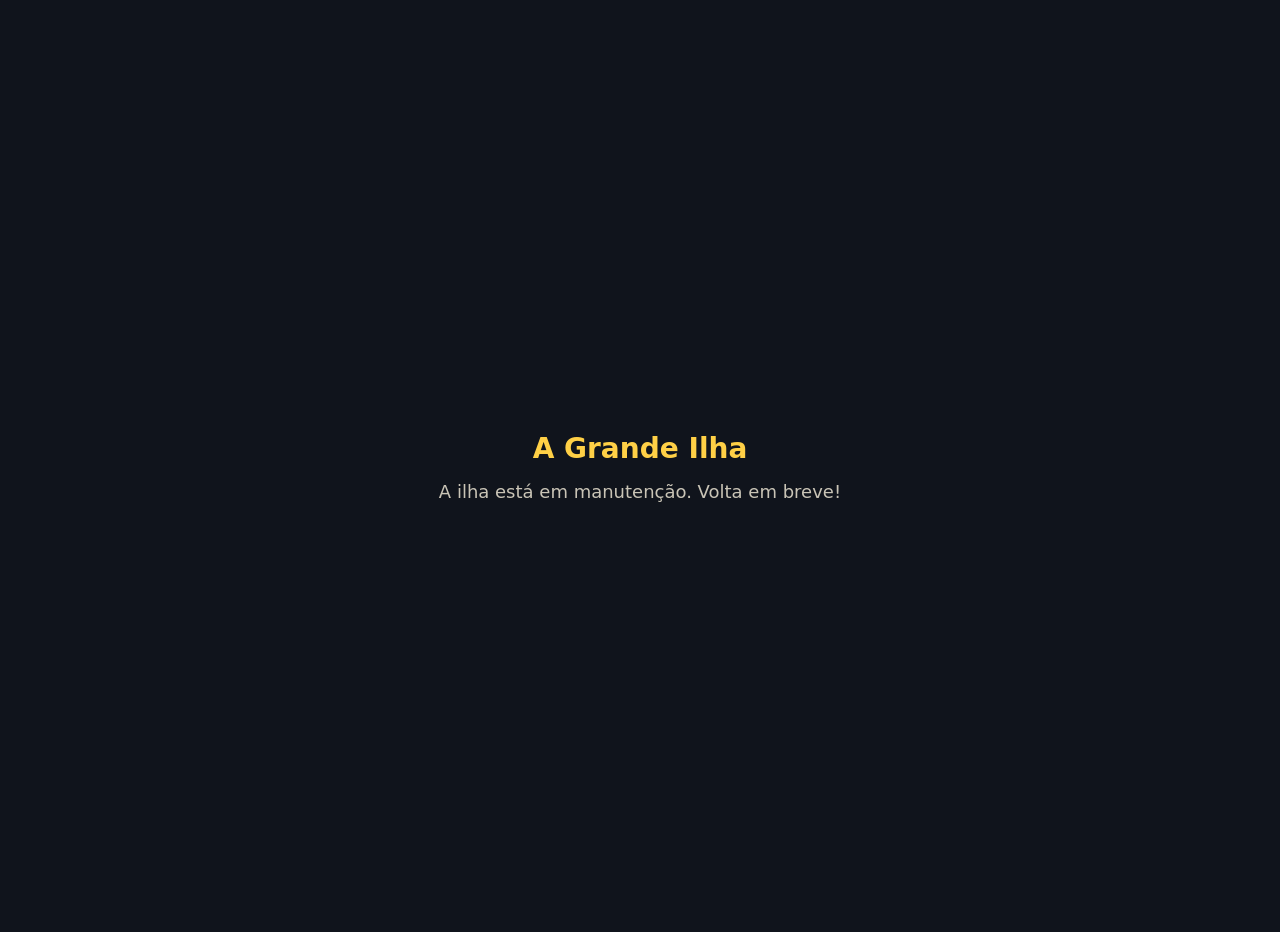
<file: index.html>
<!doctype html>
<html lang="pt-BR">
<head>
<meta charset="utf-8">
<meta name="viewport" content="width=device-width, initial-scale=1">
<title>A Grande Ilha - em manutenção</title>
<style>body{margin:0;min-height:100vh;display:grid;place-items:center;background:#10141c;color:#f4f1e8;font:18px/1.5 system-ui,sans-serif;text-align:center;padding:16px}h1{color:#ffd046;font-size:28px;margin:0 0 8px}p{margin:0;color:#c9c4b6}</style>
</head>
<body>
<main>
<h1>A Grande Ilha</h1>
<p>A ilha está em manutenção. Volta em breve!</p>
</main>
</body>
</html>
</file>
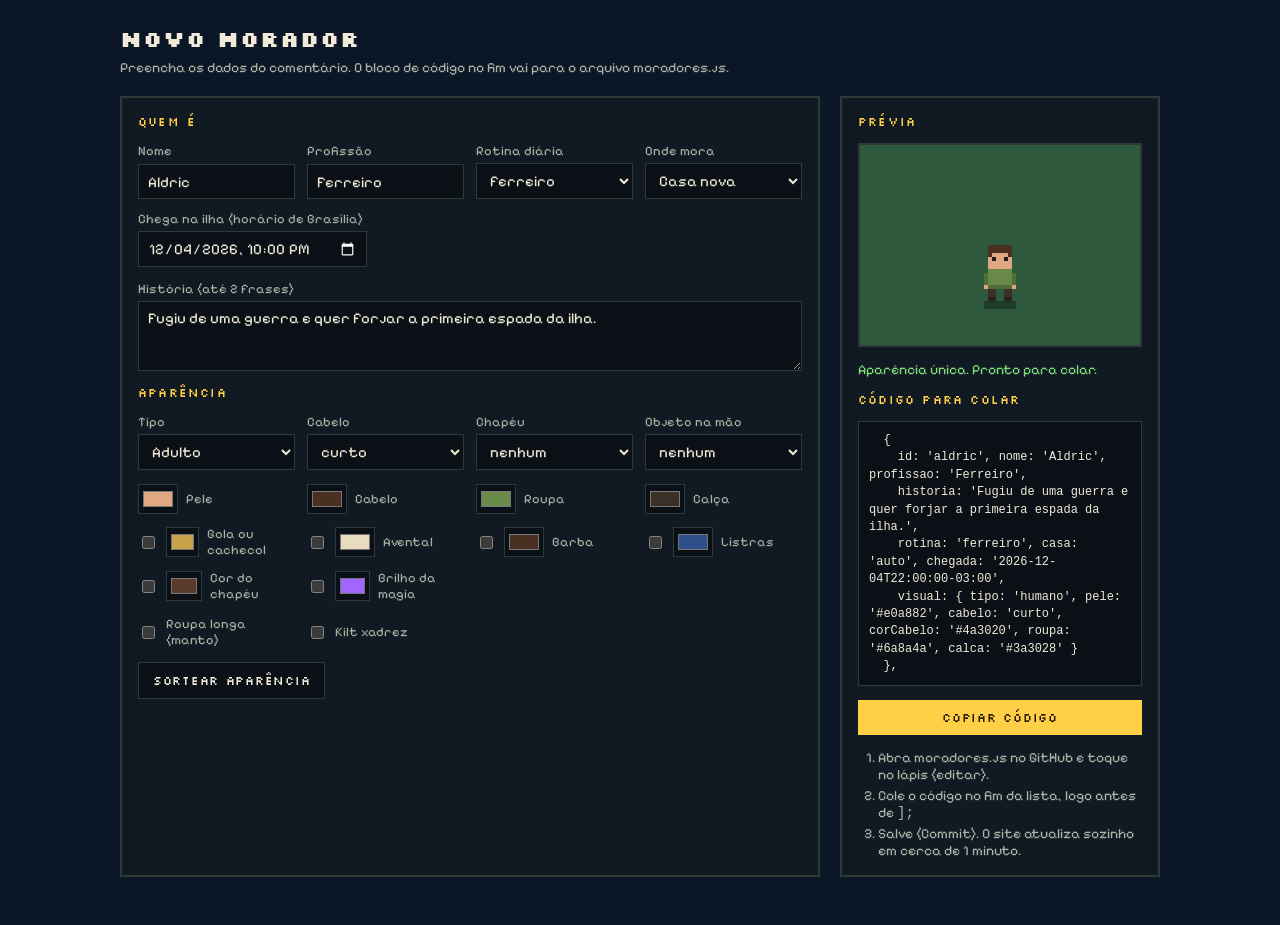
<file: admin.html>
<!doctype html>
<html lang="pt-BR">
<head>
<meta charset="utf-8">
<meta name="viewport" content="width=device-width, initial-scale=1">
<meta name="robots" content="noindex">
<title>Grande Ilha — Novo morador</title>
<link rel="icon" type="image/png" href="favicon.png">
<link rel="stylesheet" href="https://fonts.googleapis.com/css2?family=Silkscreen:wght@400;700&family=Pixelify+Sans:wght@400;600&display=swap">
<style>
  :root { --noite:#0b1626; --painel:#111a22; --borda:#2c3b38; --texto:#f1ead8; --apagado:#a9b3a6; --ouro:#ffd046; --erro:#ff7a6a; color-scheme: dark; }
  body { margin:0; background:var(--noite); color:var(--texto); font:15px "Pixelify Sans", system-ui, sans-serif; }
  main { max-width: 1040px; margin: 0 auto; padding: 24px 16px 48px; display:grid; gap:20px; grid-template-columns: minmax(0,1fr) 320px; }
  h1 { grid-column: 1/-1; margin:0; font:700 22px Silkscreen, monospace; letter-spacing:.04em; }
  h1 small { display:block; font:400 14px "Pixelify Sans", sans-serif; color:var(--apagado); margin-top:6px; letter-spacing:0; }
  .box { background:var(--painel); border:2px solid var(--borda); padding:16px; display:grid; gap:14px; align-content:start; min-width:0; }
  h2 { margin:0; font:400 12px Silkscreen, monospace; letter-spacing:.1em; color:var(--ouro); }
  label { display:grid; gap:4px; font-size:13px; color:var(--apagado); }
  input[type=text], textarea, select, input[type=datetime-local] { background:#0a1016; color:var(--texto); border:1px solid var(--borda); font:15px "Pixelify Sans", sans-serif; padding:7px 9px; width:100%; box-sizing:border-box; }
  textarea { min-height:70px; resize:vertical; }
  .grid { display:grid; grid-template-columns: repeat(auto-fill, minmax(150px,1fr)); gap:12px; }
  .cor { display:flex; gap:8px; align-items:center; }
  .cor input[type=color] { width:40px; height:30px; border:1px solid var(--borda); background:#0a1016; padding:2px; }
  .cor input[type=checkbox] { accent-color: var(--ouro); }
  button { font:400 12px Silkscreen, monospace; letter-spacing:.06em; background:var(--ouro); color:#2a1808; border:0; padding:10px 14px; cursor:pointer; }
  button.sec { background:#0a1016; color:var(--texto); border:1px solid var(--borda); }
  button:focus-visible, input:focus-visible, select:focus-visible, textarea:focus-visible { outline:2px solid var(--ouro); outline-offset:2px; }
  .prev { display:grid; place-items:center; background:#2f5a3e; border:2px solid var(--borda); height:200px; image-rendering:pixelated; }
  .prev canvas { image-rendering: pixelated; }
  pre { margin:0; background:#0a1016; border:1px solid var(--borda); padding:10px; font:12px/1.45 ui-monospace, Menlo, monospace; white-space:pre-wrap; word-break:break-word; max-height:320px; overflow:auto; }
  .aviso { font-size:14px; color:var(--erro); }
  .ok { font-size:14px; color:#7ee07a; }
  .passos { margin:0; padding-left:20px; color:var(--apagado); font-size:14px; display:grid; gap:4px; }
  @media (max-width: 820px) { main { grid-template-columns: minmax(0,1fr); } }
</style>
</head>
<body>
<main>
  <h1>NOVO MORADOR <small>Preencha os dados do comentário. O bloco de código no fim vai para o arquivo moradores.js.</small></h1>

  <form class="box" id="f" autocomplete="off">
    <h2>QUEM É</h2>
    <div class="grid">
      <label>Nome <input type="text" id="nome" value="Aldric" required></label>
      <label>Profissão <input type="text" id="profissao" value="Ferreiro"></label>
      <label>Rotina diária <select id="rotina"></select></label>
      <label>Onde mora <select id="casa"></select></label>
      <label>Chega na ilha (horário de Brasília) <input type="datetime-local" id="chegada"></label>
    </div>
    <label>História (até 2 frases) <textarea id="historia">Fugiu de uma guerra e quer forjar a primeira espada da ilha.</textarea></label>

    <h2>APARÊNCIA</h2>
    <div class="grid">
      <label>Tipo <select id="tipo"><option value="humano">Adulto</option><option value="crianca">Criança</option><option value="gato">Gato</option><option value="cao">Cachorro</option></select></label>
      <label>Cabelo <select id="cabelo"><option>curto</option><option>longo</option><option>rabo</option><option>espetado</option><option>coque</option><option>careca</option></select></label>
      <label>Chapéu <select id="chapeu"><option value="">nenhum</option><option>mascara</option><option>eboshi</option><option>palha</option><option>capuz</option><option>mago</option><option>marinheiro</option><option>elmo</option><option>oculos</option><option>bandana</option><option>faixa</option><option>gorro</option><option>tricornio</option><option>boina</option><option>elmo_aco</option><option>monoculo</option><option>feltro</option><option>bardo</option><option>coroa</option><option>elmo_negro</option><option>turbante</option><option>tapaolho</option><option>bobo</option></select></label>
      <label>Objeto na mão <select id="acessorio"><option value="">nenhum</option><option>machadinha</option><option>ampulheta</option><option>machado</option><option>cajado</option><option>cajado_magico</option><option>caneca</option><option>pena</option><option>martelo</option><option>enxada</option><option>espada</option><option>vara</option><option>chave</option><option>escudo_lanca</option><option>arco</option><option>frasco</option><option>planta</option><option>cesta</option><option>luneta</option><option>espirito</option><option>alaude</option><option>besta</option><option>engrenagem</option><option>bandeira</option><option>saco</option><option>tabua</option><option>mapa</option><option>barril</option><option>tenaz</option><option>montante</option><option>machado_runico</option><option>orbe_mental</option><option>bau</option><option>balde</option><option>bigorna</option><option>corrente</option><option>flauta</option><option>cranio</option></select></label>
    </div>
    <div class="grid" id="cores"></div>
    <div class="grid">
      <label class="cor"><input type="checkbox" id="manto"> Roupa longa (manto)</label>
      <label class="cor"><input type="checkbox" id="kilt"> Kilt xadrez</label>
    </div>
    <div style="display:flex;gap:8px;flex-wrap:wrap">
      <button type="button" class="sec" id="sortear">SORTEAR APARÊNCIA</button>
    </div>
  </form>

  <section class="box">
    <h2>PRÉVIA</h2>
    <div class="prev"><canvas id="prev" width="32" height="40" style="width:128px;height:160px"></canvas></div>
    <div id="msg"></div>
    <h2>CÓDIGO PARA COLAR</h2>
    <pre id="out"></pre>
    <button type="button" id="copiar">COPIAR CÓDIGO</button>
    <ol class="passos">
      <li>Abra moradores.js no GitHub e toque no lápis (editar).</li>
      <li>Cole o código no fim da lista, logo antes de <code>];</code></li>
      <li>Salve (Commit). O site atualiza sozinho em cerca de 1 minuto.</li>
    </ol>
  </section>
</main>
<script src="sprites.js"></script>
<script src="rotinas.js"></script>
<script src="moradores.js"></script>
<script>
(function () {
  const $ = id => document.getElementById(id);
  const MOR = window.MORADORES || [];
  const CORES = [['pele', 'Pele', '#e0a882', true], ['corCabelo', 'Cabelo', '#4a3020', true], ['roupa', 'Roupa', '#6a8a4a', true], ['calca', 'Calça', '#3a3028', true],
    ['detalhe', 'Gola ou cachecol', '#c8a24a', false], ['avental', 'Avental', '#e8dcc0', false], ['barba', 'Barba', '#4a3020', false],
    ['listras', 'Listras', '#2f4f8a', false], ['corChapeu', 'Cor do chapéu', '#5a3a2a', false], ['magia', 'Brilho da magia', '#a066ff', false]];
  const cores = $('cores');
  CORES.forEach(([k, n, v, sempre]) => {
    const l = document.createElement('label'); l.className = 'cor';
    l.innerHTML = (sempre ? '' : `<input type="checkbox" id="u-${k}">`) + `<input type="color" id="c-${k}" value="${v}"> ${n}`;
    cores.appendChild(l);
  });
  Object.keys(window.IlhaRotinas).filter(k => k !== 'fundador').forEach(k => { const o = document.createElement('option'); o.value = k; o.textContent = k.replace(/_/g, ' '); $('rotina').appendChild(o); });
  $('rotina').value = 'ferreiro';
  [['auto', 'Casa nova'], ['torre', 'Na torre do mago'], ['taverna', 'Na taverna'], ['santuario', 'Cabana do santuário']].concat(MOR.map(m => ['com:' + m.id, 'Com ' + m.nome]))
    .forEach(([v, t]) => { const o = document.createElement('option'); o.value = v; o.textContent = t; $('casa').appendChild(o); });
  const agora = new Date(Date.now() - 3 * 3600e3 + 3600e3); $('chegada').value = agora.toISOString().slice(0, 14) + '00';

  const slug = s => s.normalize('NFD').replace(/[̀-ͯ]/g, '').toLowerCase().replace(/[^a-z0-9]+/g, '').slice(0, 24) || 'morador';
  const esc = s => String(s).replace(/\\/g, '\\\\').replace(/'/g, "\\'");
  function dados() {
    const v = { tipo: $('tipo').value };
    if (v.tipo === 'gato' || v.tipo === 'cao') { v.roupa = $('c-roupa').value; if ($('u-detalhe').checked) v.detalhe = $('c-detalhe').value; }
    else {
      v.pele = $('c-pele').value; v.cabelo = $('cabelo').value; v.corCabelo = $('c-corCabelo').value; v.roupa = $('c-roupa').value; v.calca = $('c-calca').value;
      CORES.forEach(([k, , , sempre]) => { if (!sempre && $('u-' + k).checked) v[k] = $('c-' + k).value; });
      if ($('manto').checked) v.manto = true; if ($('kilt').checked) v.kilt = true;
      if ($('chapeu').value) v.chapeu = $('chapeu').value; if ($('acessorio').value) v.acessorio = $('acessorio').value;
    }
    let id = slug($('nome').value), n = 2; const base = id;
    while (MOR.some(m => m.id === id)) id = base + n++;
    return { id, nome: $('nome').value.trim(), profissao: $('profissao').value.trim(), historia: $('historia').value.trim(), rotina: $('rotina').value, casa: $('casa').value, chegada: ($('chegada').value || '2026-11-04T21:00') + ':00-03:00', visual: v };
  }
  function assinatura(v) { return [v.tipo, v.pele, v.cabelo, v.corCabelo, v.roupa, v.calca, v.chapeu || '', v.acessorio || '', v.manto ? 1 : 0].join('|'); }
  function atualizar() {
    const d = dados();
    const c = $('prev').getContext('2d'); c.clearRect(0, 0, 32, 40);
    window.IlhaSprites.drawCharacter(c, 16, 34, d.visual, { t: 0, side: 1, dir: 'down' });
    const vis = Object.entries(d.visual).map(([k, v]) => `${k}: ${typeof v === 'string' ? "'" + v + "'" : v}`).join(', ');
    $('out').textContent = `  {\n    id: '${d.id}', nome: '${esc(d.nome)}', profissao: '${esc(d.profissao)}',\n    historia: '${esc(d.historia)}',\n    rotina: '${d.rotina}', casa: '${d.casa}', chegada: '${d.chegada}',\n    visual: { ${vis} }\n  },`;
    const igual = MOR.find(m => assinatura(m.visual) === assinatura(d.visual));
    const msg = $('msg');
    if (!d.nome) { msg.className = 'aviso'; msg.textContent = 'Falta o nome.'; }
    else if (igual) { msg.className = 'aviso'; msg.textContent = 'Aparência igual à de ' + igual.nome + '. Mude alguma cor ou objeto.'; }
    else { msg.className = 'ok'; msg.textContent = 'Aparência única. Pronto para colar.'; }
  }
  function sortear() {
    const R = a => a[Math.floor(Math.random() * a.length)];
    const hex = () => '#' + Array.from({ length: 3 }, () => Math.floor(40 + Math.random() * 190).toString(16).padStart(2, '0')).join('');
    $('c-pele').value = R(['#f2d6be', '#f0c4a0', '#e0a882', '#c98d66', '#a87452', '#8d5a3c', '#6e432c']);
    $('c-corCabelo').value = R(['#1a120e', '#3a2a1a', '#6a3e2a', '#b88a4a', '#c0461e', '#e2e2e2', '#8a8a92']);
    $('c-roupa').value = hex(); $('c-calca').value = hex(); $('cabelo').value = R(['curto', 'longo', 'rabo', 'espetado', 'coque', 'careca']);
    atualizar();
  }
  $('f').addEventListener('input', atualizar); $('f').addEventListener('change', atualizar);
  $('sortear').addEventListener('click', sortear);
  $('copiar').addEventListener('click', () => {
    const txt = $('out').textContent;
    const done = () => { $('copiar').textContent = 'COPIADO!'; setTimeout(() => $('copiar').textContent = 'COPIAR CÓDIGO', 1500); };
    if (navigator.clipboard) navigator.clipboard.writeText(txt).then(done, () => { const r = document.createRange(); r.selectNodeContents($('out')); getSelection().removeAllRanges(); getSelection().addRange(r); });
  });
  atualizar();
})();
</script>
</body>
</html>
</file>
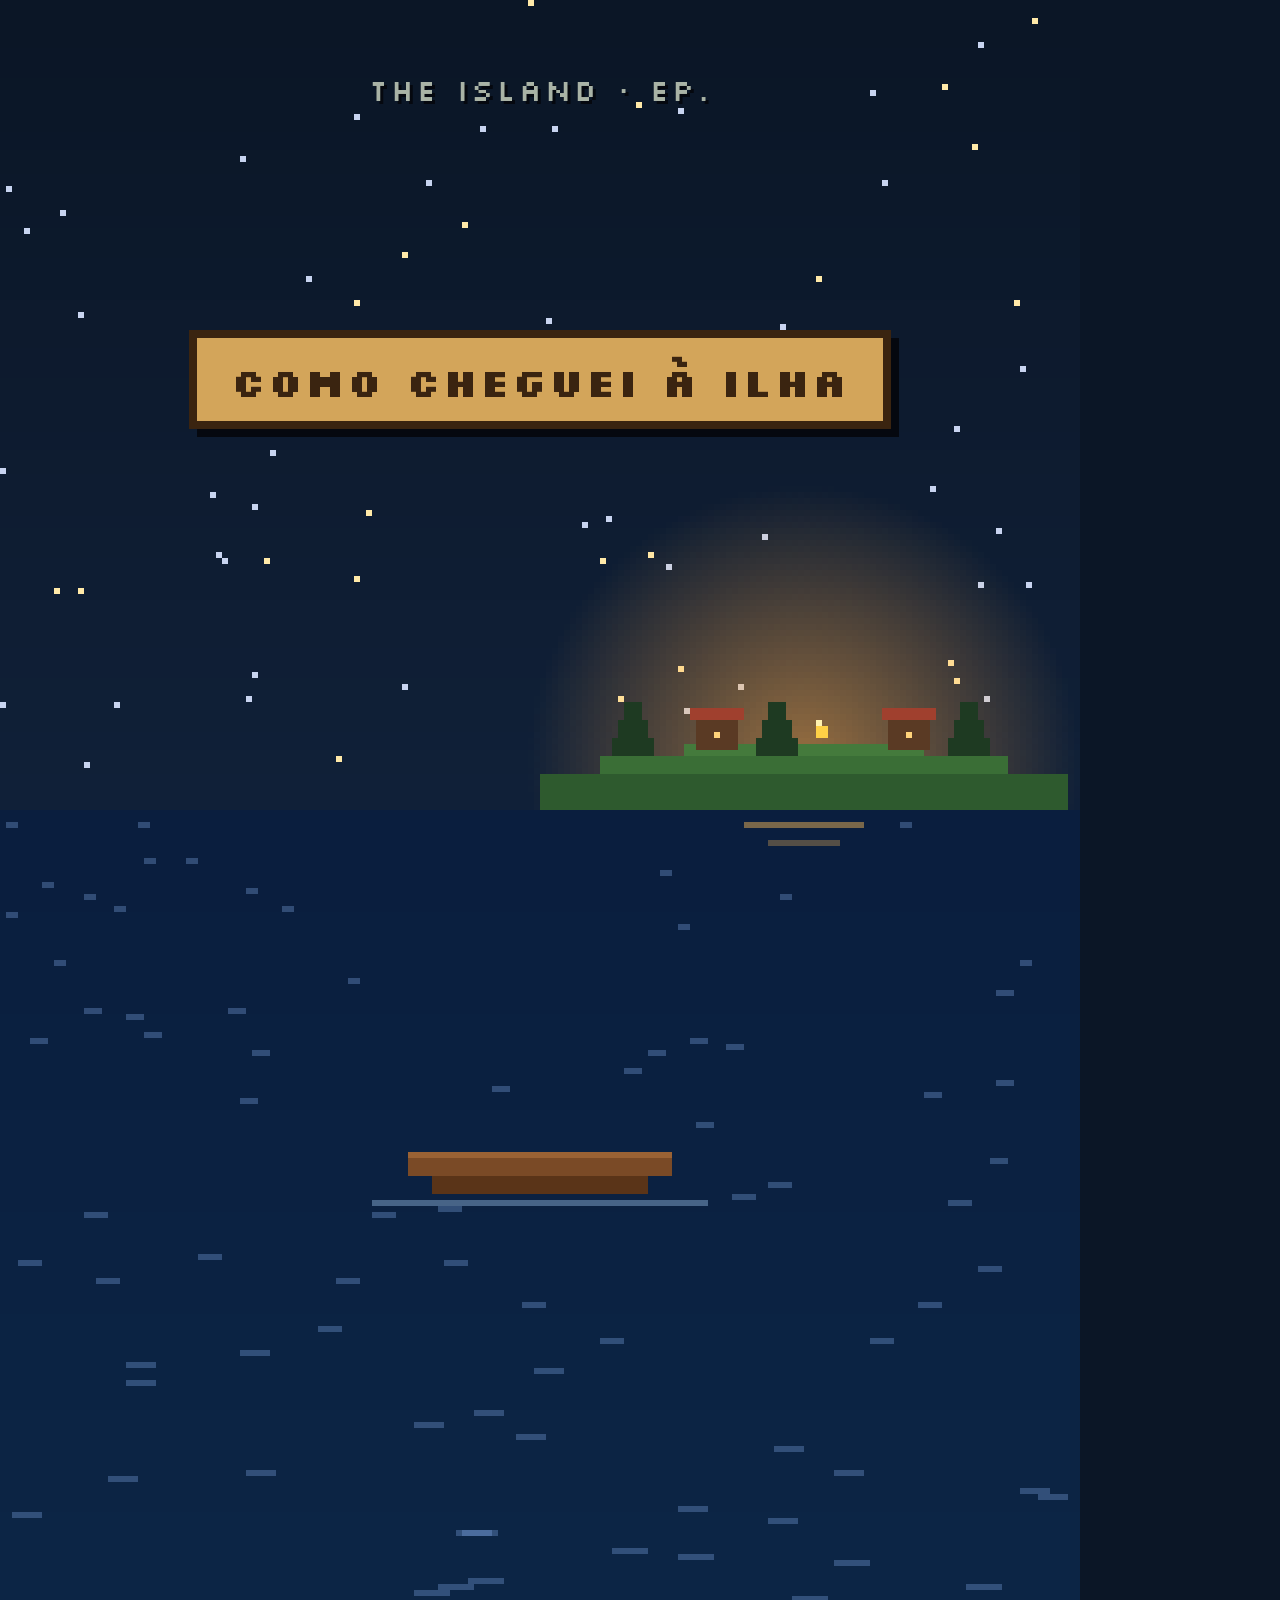
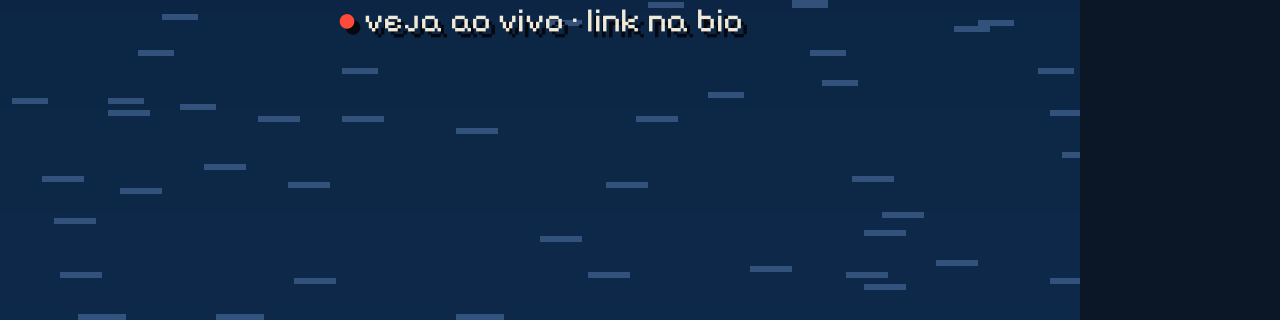
<file: capa/capa.html>
<!doctype html>
<html><head><meta charset="utf-8">
<style>
@font-face { font-family: Silk; src: url(Silkscreen-Regular.ttf); }
@font-face { font-family: SilkB; src: url(Silkscreen-Bold.ttf); }
@font-face { font-family: Pix; src: url(Pixelify.ttf); }
html, body { margin: 0; background: #0b1626; }
#capa { position: relative; width: 1080px; height: 1920px; overflow: hidden; }
#fundo, #heroi { position: absolute; image-rendering: pixelated; }
#fundo { left: 0; top: 0; width: 1080px; height: 1920px; }
.txt { position: absolute; left: 0; right: 0; text-align: center; color: #f1ead8; text-shadow: 6px 6px 0 #05080f; }
#serie { top: 330px; }
#serie span { display: inline-block; font: 40px SilkB; color: #3a2410; background: #d3a55a; padding: 18px 34px 14px; border: 8px solid #3a2410; box-shadow: 8px 8px 0 #05080f; text-shadow: none; letter-spacing: 2px; }
#gancho { top: 470px; font: 64px SilkB; line-height: 1.12; padding: 0 70px; }
#gancho b { color: #ffd046; font-weight: normal; }
#nome { top: 1270px; font: 150px SilkB; white-space: nowrap; color: #ffd046; letter-spacing: 4px; text-shadow: 8px 8px 0 #3a2410, 14px 14px 0 #05080f; }
#prof { top: 1440px; font: 52px SilkB; color: #bea0ff; }
#canto { top: 70px; font: 30px Silk; color: #a9b3a6; text-shadow: 3px 3px 0 #05080f; letter-spacing: 3px; }
#rodape { top: 1600px; font: 34px Pix; color: #f1ead8; }
#rodape i { font-style: normal; color: #ff4a3a; }
</style></head>
<body>
<div id="capa">
  <canvas id="fundo" width="180" height="320"></canvas>
  <canvas id="heroi" width="40" height="40"></canvas>
  <div class="txt" id="canto"></div>
  <div class="txt" id="serie"><span id="selo">COMO CHEGUEI À ILHA</span></div>
  <div class="txt" id="gancho"></div>
  <div class="txt" id="nome"></div>
  <div class="txt" id="prof"></div>
  <div class="txt" id="rodape"><i>●</i> veja ao vivo · link na bio</div>
</div>
<script src="../sprites.js"></script>
<script src="../moradores.js"></script>
<script src="dragao.js"></script>
<script>
// capa.html?id=jareel&ep=4&gancho=...&prof=...   (use *palavra* para destacar em ouro)
const q = new URLSearchParams(location.search);
const M = window.MORADORES.find(m => m.id === q.get('id'));
const g = document.getElementById('fundo').getContext('2d');
const P = (x, y, w, h, c) => { g.fillStyle = c; g.fillRect(x, y, w, h); };
let s = 7; const rnd = () => (s = (s * 16807) % 2147483647) / 2147483647;
// ceu
for (let y = 0; y < 135; y++) P(0, y, 180, 1, `rgb(${11 + y * 0.04 | 0},${22 + y * 0.08 | 0},${38 + y * 0.14 | 0})`);
for (let i = 0; i < 70; i++) P(rnd() * 180 | 0, rnd() * 128 | 0, 1, 1, rnd() > 0.7 ? '#ffe9a8' : '#c8d4f0');
// ilha no horizonte com fogueira
const hz = 135; g.save(); g.translate(44, 0);
const gl = g.createRadialGradient(90, hz - 8, 2, 90, hz - 8, 46); gl.addColorStop(0, 'rgba(255,170,70,0.55)'); gl.addColorStop(1, 'rgba(255,170,70,0)');
g.fillStyle = gl; g.fillRect(30, hz - 60, 120, 80);
P(46, hz - 6, 88, 6, '#2e5a2e'); P(56, hz - 9, 68, 3, '#3a6e36'); P(70, hz - 11, 40, 2, '#447a3c');
[[60, 'p'], [72, 'c'], [84, 'p'], [104, 'c'], [116, 'p']].forEach(([x, t]) => {
  if (t === 'p') { P(x, hz - 18, 3, 3, '#1e3a22'); P(x - 1, hz - 15, 5, 3, '#1e3a22'); P(x - 2, hz - 12, 7, 3, '#1e3a22'); }
  else { P(x, hz - 15, 7, 5, '#5a3a24'); P(x - 1, hz - 17, 9, 2, '#a0402e'); P(x + 3, hz - 13, 1, 1, '#ffd27a'); }
});
P(92, hz - 14, 2, 2, '#ffd046'); P(92, hz - 15, 1, 1, '#fff2b0'); g.restore();
// mar
for (let y = hz; y < 320; y++) P(0, y, 180, 1, `rgb(${10 + (y - hz) * 0.02 | 0},${30 + (y - hz) * 0.06 | 0},${62 + (y - hz) * 0.06 | 0})`);
for (let i = 0; i < 120; i++) { const y = hz + 2 + rnd() * 184 | 0; P(rnd() * 180 | 0, y, 2 + (y - hz) / 30 | 0, 1, 'rgba(120,160,220,0.35)'); }
P(124, hz + 2, 20, 1, 'rgba(255,190,90,0.45)'); P(128, hz + 5, 12, 1, 'rgba(255,190,90,0.3)');
// barco (o heroi fica em cima)
if (!q.get('dragao')) { P(68, 192, 44, 4, '#7a4a26'); P(72, 196, 36, 3, '#5a3418'); P(68, 192, 44, 1, '#9a6234'); }
P(62, 200, 56, 1, 'rgba(160,200,240,0.4)');
// heroi
const h = document.getElementById('heroi'), hc = h.getContext('2d');
if (q.get('dragao')) {
  // dragão (episódios de evento): mesmo desenho do vídeo (dragao.js)
  const sp = window.Dragao.sprite('cima'); h.width = sp.width; h.height = sp.height; hc.drawImage(sp, 0, 0);
  const k = 12; h.style.width = sp.width * k + 'px'; h.style.height = sp.height * k + 'px';
  h.style.left = (540 - sp.width / 2 * k) + 'px'; h.style.top = (1240 - sp.height * k) + 'px';
  const gl = g.createRadialGradient(90, 120, 4, 90, 120, 120); gl.addColorStop(0, 'rgba(255,70,30,0.35)'); gl.addColorStop(1, 'rgba(255,70,30,0)'); g.fillStyle = gl; g.fillRect(0, 0, 180, 320);
} else if (M) {
  window.IlhaSprites.drawCharacter(hc, 20, 30, M.visual, { t: 1, side: 1 });
  const k = 15; h.style.width = 40 * k + 'px'; h.style.height = 40 * k + 'px';
  h.style.left = (540 - 20 * k) + 'px'; h.style.top = (192 * 6 - 30 * k + 6) + 'px';
}
if (q.get('selo')) document.getElementById('selo').textContent = q.get('selo').toUpperCase();
document.getElementById('canto').textContent = 'THE ISLAND · EP. ' + (q.get('ep') || '');
document.getElementById('gancho').innerHTML = (q.get('gancho') || '').replace(/\*(.+?)\*/g, '<b>$1</b>');
document.getElementById('nome').textContent = (q.get('nome') || (M ? M.nome : '')).toUpperCase();
document.getElementById('prof').textContent = (q.get('prof') || (M ? 'o ' + M.profissao : '')).toUpperCase();
document.fonts.ready.then(() => {
  const n = document.getElementById('nome'); let px = 150;
  const largura = () => { const r = document.createRange(); r.selectNodeContents(n); return r.getBoundingClientRect().width; };
  while (largura() > 980 && px > 60) { px -= 4; n.style.fontSize = px + 'px'; }
  n.style.top = (1270 + (150 - px) * 0.6) + 'px';
  document.body.dataset.pronto = 1;
});
</script>
</body></html>
</file>
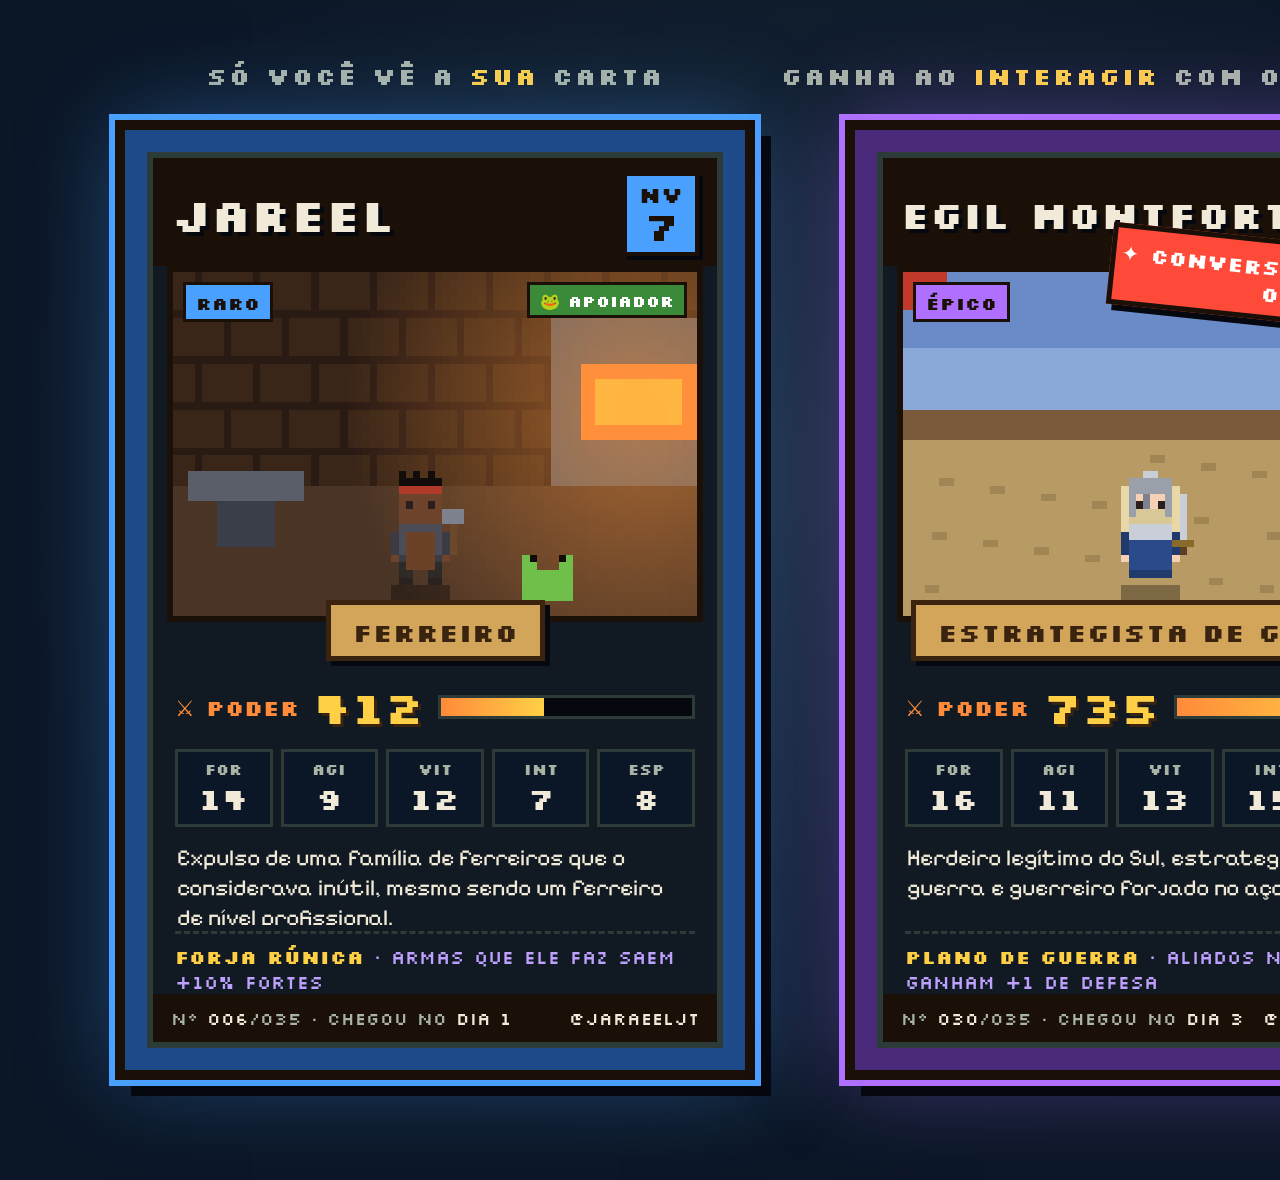
<file: capa/carta.html>
<!doctype html>
<html><head><meta charset="utf-8">
<style>
@font-face { font-family: Silk; src: url(Silkscreen-Regular.ttf); }
@font-face { font-family: SilkB; src: url(Silkscreen-Bold.ttf); }
@font-face { font-family: Pix; src: url(Pixelify.ttf); }
html, body { margin: 0; background: #0b1626; }
#mesa { width: 1600px; height: 1180px; display: flex; gap: 70px; justify-content: center; align-items: flex-start; padding-top: 60px; box-sizing: border-box;
  background: radial-gradient(ellipse at 50% 40%, #1a2a3a, #0b1626 70%); }
.col { width: 660px; display: flex; flex-direction: column; align-items: center; gap: 26px; }
.rot { font: 24px SilkB; white-space: nowrap; height: 34px; color: #a9b3a6; letter-spacing: 2px; }
.rot b { color: #ffd046; font-weight: normal; }
.carta { --r: #ffd046; --r2: #b8862e; position: relative; width: 640px; height: 960px; box-sizing: border-box; padding: 22px;
  background: var(--r2); border: 10px solid #1a1008; box-shadow: 0 0 0 6px var(--r), 16px 16px 0 #05080f, 0 0 90px color-mix(in srgb, var(--r) 35%, transparent); }
.miolo { position: absolute; inset: 22px; background: #111a22; border: 6px solid #2c3b38; display: flex; flex-direction: column; }
.topo { display: flex; align-items: center; justify-content: space-between; padding: 14px 18px 10px; background: #1a1008; }
.nome { white-space: nowrap; font: 46px SilkB; color: #f1ead8; text-shadow: 4px 4px 0 #05080f; }
.nv { font: 22px SilkB; color: #1a1008; background: var(--r); padding: 8px 12px 6px; border: 4px solid #1a1008; box-shadow: 4px 4px 0 #05080f; text-align: center; line-height: 1; }
.nv b { display: block; font-size: 40px; font-weight: normal; }
.arte { position: relative; height: 380px; margin: 0 14px; border: 6px solid #1a1008; overflow: hidden; }
.arte canvas { position: absolute; inset: 0; width: 100%; height: 100%; image-rendering: pixelated; }
.raridade { position: absolute; left: 10px; top: 10px; font: 18px SilkB; color: #1a1008; background: var(--r); padding: 6px 10px 4px; border: 3px solid #1a1008; }
.selo { position: absolute; right: 10px; top: 10px; font: 16px SilkB; color: #fff; background: #3a8a3a; padding: 6px 10px 4px; border: 3px solid #1a1008; }
.prof { margin: -22px auto 0; position: relative; z-index: 2; font: 26px SilkB; color: #3a2410; background: #d3a55a; border: 5px solid #3a2410; padding: 10px 22px 7px; box-shadow: 5px 5px 0 #05080f; }
.poder { display: flex; align-items: center; gap: 14px; margin: 18px 22px 4px; }
.poder .lbl { font: 22px SilkB; color: #ff8a3a; }
.poder .num { font: 44px SilkB; color: #ffd046; text-shadow: 3px 3px 0 #3a2410; }
.poder .barra { flex: 1; height: 18px; background: #05080f; border: 3px solid #2c3b38; }
.poder .barra i { display: block; height: 100%; background: linear-gradient(90deg, #ff8a3a, #ffd046); }
.attr { display: grid; grid-template-columns: repeat(5, 1fr); gap: 8px; margin: 10px 22px; }
.attr div { background: #0b1626; border: 3px solid #2c3b38; text-align: center; padding: 8px 0 6px; font: 15px SilkB; color: #a9b3a6; }
.attr div b { display: block; font: 30px SilkB; color: #f1ead8; font-weight: normal; }
.hist { margin: 6px 24px; font: 23px Pix; color: #f1ead8; line-height: 1.3; height: 90px; overflow: hidden; display: -webkit-box; -webkit-line-clamp: 3; -webkit-box-orient: vertical; }
.hab { margin: 0 22px; font: 19px Silk; color: #bea0ff; border-top: 3px dashed #2c3b38; padding-top: 10px; }
.hab b { color: #ffd046; font-weight: normal; font-family: SilkB; }
.rodape { margin-top: auto; display: flex; justify-content: space-between; padding: 12px 18px; background: #1a1008; font: 18px Silk; color: #a9b3a6; }
.rodape b { color: #f1ead8; font-weight: normal; }
.coletada { position: absolute; left: auto; right: -24px; width: 380px; top: 112px; transform: rotate(6deg); background: #ff4a3a; color: #fff;
  font: 21px SilkB; text-align: center; padding: 10px 0 8px; border: 5px solid #1a1008; box-shadow: 6px 6px 0 #05080f; }
</style></head>
<body>
<div id="mesa"></div>
<script src="../sprites.js"></script>
<script src="../moradores.js"></script>
<script>
const RAR = { comum: ['#b8bcc8', '#6a6e78', 'COMUM'], raro: ['#4aa0ff', '#1e4a8a', 'RARO'], epico: ['#b070ff', '#4a2a7a', 'ÉPICO'], lendario: ['#ffd046', '#b8862e', 'LENDÁRIO'] };
const CARTAS = [
  { id: 'jareel', titulo: 'SUA CARTA', nv: 7, poder: 412, max: 1000, rar: 'raro', attr: [14, 9, 12, 7, 8], cena: 'forja', apoiador: true,
    hab: '<b>Forja Rúnica</b> · armas que ele faz saem +10% fortes', num: '006', chegou: 'Dia 1', dono: '@jaraeeljt' },
  { id: 'egil', titulo: 'CARTA COLETADA', nv: 12, poder: 735, max: 1000, rar: 'epico', attr: [16, 11, 13, 15, 9], cena: 'arena',
    hab: '<b>Plano de Guerra</b> · aliados na luta ganham +1 de defesa', num: '030', chegou: 'Dia 3', dono: '@egilmontfort', coletada: 'conversou com você · 05/11' }
];
const mesa = document.getElementById('mesa');
CARTAS.forEach((c, k) => {
  const m = window.MORADORES.find(x => x.id === c.id); const r = RAR[c.rar];
  const col = document.createElement('div'); col.className = 'col';
  col.innerHTML = `<div class="rot">${k === 0 ? 'só você vê a <b>sua</b> carta' : 'ganha ao <b>interagir</b> com outro morador'}</div>
  <div class="carta" style="--r:${r[0]};--r2:${r[1]}"><div class="miolo">
    <div class="topo"><div class="nome">${m.nome.toUpperCase()}</div><div class="nv">NV<b>${c.nv}</b></div></div>
    <div class="arte"><canvas width="72" height="45"></canvas><div class="raridade">${r[2]}</div>${c.apoiador ? '<div class="selo">🐸 APOIADOR</div>' : ''}</div>
    <div class="prof">${m.profissao.toUpperCase()}</div>
    <div class="poder"><span class="lbl">⚔ PODER</span><span class="num">${c.poder}</span><div class="barra"><i style="width:${c.poder / c.max * 100}%"></i></div></div>
    <div class="attr">${['FOR', 'AGI', 'VIT', 'INT', 'ESP'].map((a, i) => `<div>${a}<b>${c.attr[i]}</b></div>`).join('')}</div>
    <div class="hist">${m.historia.split('. ')[0].replace(/\.$/, '')}.</div>
    <div class="hab">${c.hab}</div>
    <div class="rodape"><span>Nº <b>${c.num}</b>/035 · chegou no <b>${c.chegou}</b></span><span><b>${c.dono}</b></span></div>
  </div>${c.coletada ? `<div class="coletada">✦ ${c.coletada}</div>` : ''}</div>`;
  mesa.appendChild(col);
  const cv = col.querySelector('canvas'), g = cv.getContext('2d');
  g.save(); g.translate(-12, -12); const P = (x, y, w, h, cc) => { g.fillStyle = cc; g.fillRect(x, y, w, h); };
  if (c.cena === 'forja') {
    P(0, 0, 96, 60, '#2a1a14'); for (let x = 0; x < 96; x += 8) for (let y = 0; y < 40; y += 6) P(x + (y / 6 % 2) * 4, y, 7, 5, '#3a2618');
    P(0, 40, 96, 20, '#4a3426'); P(64, 18, 24, 22, '#5a5e68'); P(68, 24, 16, 10, '#ff8a3a'); P(70, 26, 12, 6, '#ffd046');
    const gl = g.createRadialGradient(76, 30, 2, 76, 30, 40); gl.addColorStop(0, 'rgba(255,150,60,0.5)'); gl.addColorStop(1, 'rgba(255,150,60,0)'); g.fillStyle = gl; g.fillRect(0, 0, 96, 60);
    P(14, 38, 16, 4, '#5a5e68'); P(18, 42, 8, 6, '#3a3e48');
    P(60, 51, 7, 4, '#6fbf4a'); P(60, 49, 2, 2, '#6fbf4a'); P(65, 49, 2, 2, '#6fbf4a'); P(61, 49, 1, 1, '#140c08'); P(65, 49, 1, 1, '#140c08');
  } else {
    P(0, 0, 96, 34, '#6a8ac8'); P(0, 22, 96, 12, '#8aa8d8'); P(0, 34, 96, 26, '#b89a64');
    for (let i = 0; i < 40; i++) P((i * 37) % 96, 36 + (i * 13) % 22, 2, 1, '#a08654');
    P(6, 10, 2, 26, '#6a4a2a'); P(8, 10, 10, 7, '#c0392b'); P(86, 10, 2, 26, '#6a4a2a'); P(76, 10, 10, 7, '#2a4a8a');
    P(10, 30, 76, 4, '#7a5a3a');
  }
  window.IlhaSprites.drawCharacter(g, 46, 53, m.visual, { t: 1, side: 1 }); g.restore();
});
document.fonts.ready.then(() => {
  document.querySelectorAll('.nome').forEach(n => { let px = 46; while (n.scrollWidth > 400 && px > 24) { px -= 2; n.style.fontSize = px + 'px'; } }); document.body.dataset.pronto = 1; });
</script>
</body></html>
</file>
